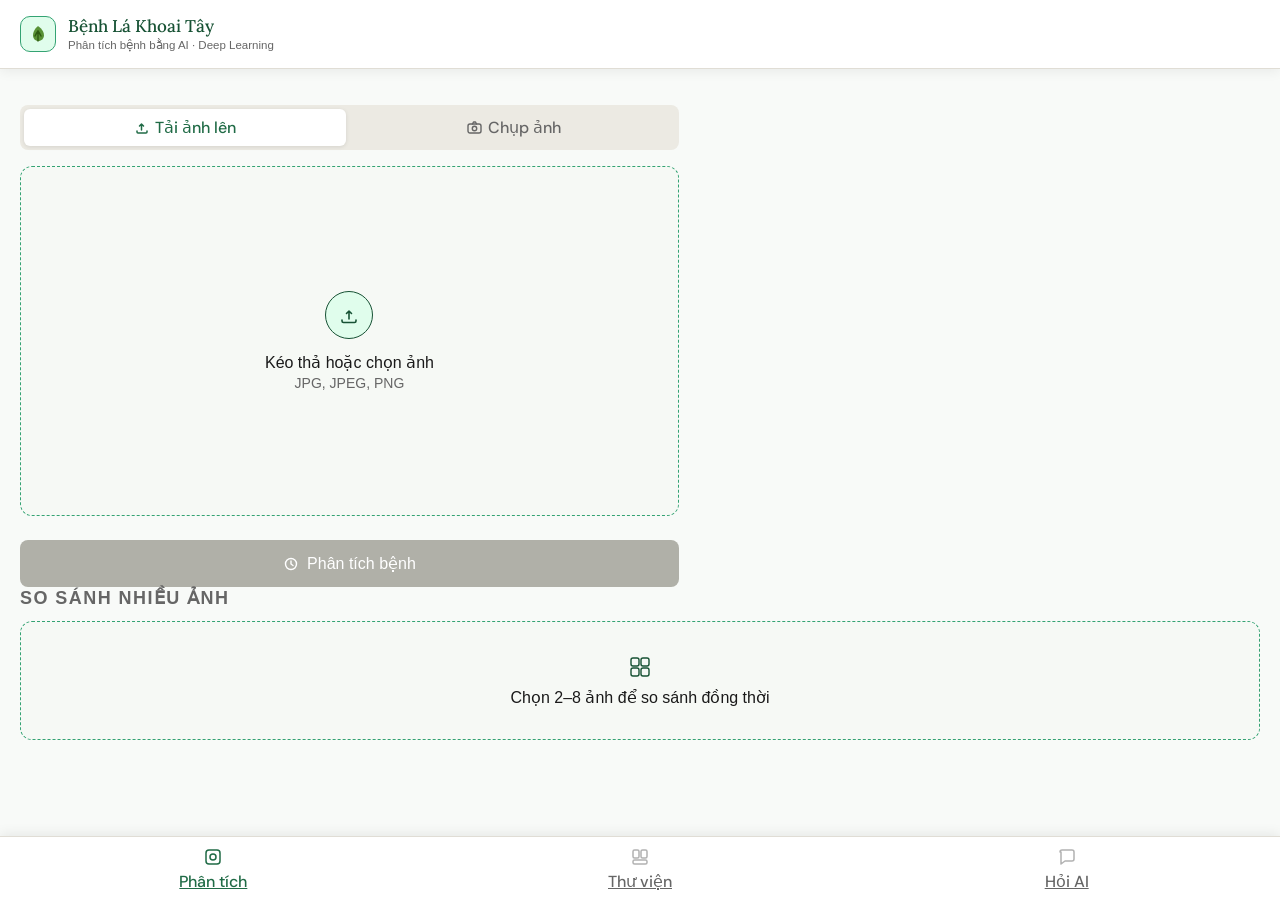
<file: frontend/page-analyze.html>
<!DOCTYPE html>
<html lang="vi">
<head>
  <meta charset="UTF-8">
  <meta name="viewport" content="width=device-width, initial-scale=1.0, maximum-scale=1.0">
  <title>Phân Loại Bệnh Lá Khoai Tây - Phân Tích</title>
  <link rel="preconnect" href="https://fonts.googleapis.com">
  <link href="https://fonts.googleapis.com/css2?family=Lora:ital,wght@0,400;0,500;1,400&family=DM+Sans:wght@400;500;600&display=swap" rel="stylesheet">
  <link rel="stylesheet" href="style.css">
</head>
<body>

<!-- ── Header ── -->
<div class="header">
  <div class="header-logo">
    <svg width="20" height="20" viewBox="0 0 20 20" fill="none">
      <path d="M10 2C10 2 5 5.8 5 11.2C5 14.5 7.2 17 10.3 17C13.4 17 16 14.5 16 11.2C16 5.8 10 2 10 2Z" fill="#4a8522" opacity="0.9"/>
      <path d="M10 17V7M10 7C10 7 8 10 7 12M10 7C10 7 12 10 13 12" stroke="#2e5a12" stroke-width="1.4" stroke-linecap="round"/>
    </svg>
  </div>
  <div>
    <h1>Bệnh Lá Khoai Tây</h1>
    <p>Phân tích bệnh bằng AI · Deep Learning</p>
  </div>
</div>

<!-- ══ PAGE: PHÂN TÍCH ══ -->
<div class="page active" id="page-analyze">
  
  <div class="analysis-container">
    
    <div class="analysis-left">
      <div class="input-switcher">
        <button class="switcher-btn active" id="sw-upload" onclick="switchInput('upload')">
          <svg width="15" height="15" viewBox="0 0 15 15" fill="none"><path d="M7.5 10V4M7.5 4L5.5 6M7.5 4L9.5 6" stroke="currentColor" stroke-width="1.5" stroke-linecap="round" stroke-linejoin="round"/><path d="M3 11v1a1 1 0 001 1h8a1 1 0 001-1v-1" stroke="currentColor" stroke-width="1.5" stroke-linecap="round"/></svg>
          Tải ảnh lên
        </button>
        <button class="switcher-btn" id="sw-camera" onclick="switchInput('camera')">
          <svg width="15" height="15" viewBox="0 0 15 15" fill="none"><rect x="1" y="4" width="13" height="9" rx="2" stroke="currentColor" stroke-width="1.4"/><circle cx="7.5" cy="8.5" r="2.2" stroke="currentColor" stroke-width="1.4"/><path d="M5.5 4L6.5 2h2l1 2" stroke="currentColor" stroke-width="1.4" stroke-linecap="round" stroke-linejoin="round"/></svg>
          Chụp ảnh
        </button>
      </div>

      <div id="upload-panel">
        <div class="upload-zone" id="drop-zone" onclick="document.getElementById('file-input').click()">
          <div id="upload-placeholder">
            <div class="upload-icon">
              <svg width="22" height="22" viewBox="0 0 22 22" fill="none">
                <path d="M11 15V7M11 7L8.5 9.5M11 7L13.5 9.5" stroke="var(--green-dark)" stroke-width="1.6" stroke-linecap="round" stroke-linejoin="round"/>
                <path d="M4 16v1a1.5 1.5 0 001.5 1.5h11A1.5 1.5 0 0018 17v-1" stroke="var(--green-dark)" stroke-width="1.6" stroke-linecap="round"/>
              </svg>
            </div>
            <div class="upload-label">Kéo thả hoặc chọn ảnh</div>
            <div class="upload-sub">JPG, JPEG, PNG</div>
          </div>
          <img id="preview-img" alt="preview"/>
          <div id="preview-name"></div>
        </div>
        <input type="file" id="file-input" accept=".jpg,.jpeg,.png">
      </div>

      <div class="camera-panel" id="camera-panel">
        <div id="camera-live" style="display:none;">
          <video id="camera-video" autoplay playsinline muted></video>
          <div class="camera-controls">
            <button class="btn-cam-capture" onclick="capturePhoto()">
              <svg width="18" height="18" viewBox="0 0 18 18" fill="none"><circle cx="9" cy="9" r="6" stroke="white" stroke-width="1.5"/><circle cx="9" cy="9" r="2.5" fill="white"/></svg>
              Chụp ảnh
            </button>
            <button class="btn-cam-switch" onclick="flipCamera()" id="btn-flip" title="Đổi camera">
              <svg width="16" height="16" viewBox="0 0 16 16" fill="none"><path d="M2 8a6 6 0 0010.5-3.9M14 8a6 6 0 01-10.5 3.9" stroke="currentColor" stroke-width="1.4" stroke-linecap="round"/><path d="M13 3.5L14 8l-4.5-.5" stroke="currentColor" stroke-width="1.4" stroke-linecap="round" stroke-linejoin="round"/><path d="M3 12.5L2 8l4.5.5" stroke="currentColor" stroke-width="1.4" stroke-linecap="round" stroke-linejoin="round"/></svg>
            </button>
          </div>
        </div>
        <canvas id="camera-canvas"></canvas>
        <div id="captured-preview" class="captured-preview" style="display:none;">
          <img id="captured-img" alt="captured"/>
          <button class="captured-retake" onclick="retakePhoto()">↩ Chụp lại</button>
        </div>
        <div id="camera-start-btn" style="text-align:center;padding:2rem 0;">
          <button class="btn-analyze" style="max-width:260px;" onclick="startCamera()">
            <svg width="17" height="17" viewBox="0 0 17 17" fill="none"><rect x="1.5" y="4" width="14" height="10" rx="2" stroke="white" stroke-width="1.4"/><circle cx="8.5" cy="9" r="2.5" stroke="white" stroke-width="1.4"/><path d="M5.5 4L6.5 2.5h4L11.5 4" stroke="white" stroke-width="1.4" stroke-linecap="round" stroke-linejoin="round"/></svg>
            Mở camera
          </button>
          <p style="font-size:12px;color:var(--text-2);margin-top:0.75rem;">Cho phép truy cập camera khi trình duyệt hỏi</p>
        </div>
      </div>

      <button class="btn-analyze" id="btn-analyze" disabled onclick="runAnalysis()">
        <div class="spinner" id="spinner"></div>
        <svg id="btn-icon" width="16" height="16" viewBox="0 0 16 16" fill="none">
          <circle cx="8" cy="8" r="5.5" stroke="white" stroke-width="1.4"/>
          <path d="M8 5v3l2 1.5" stroke="white" stroke-width="1.4" stroke-linecap="round"/>
        </svg>
        <span id="btn-text">Phân tích bệnh</span>
      </button>
    </div>

    <div class="analysis-right">
      <div class="error-box" id="error-box"></div>

      <div class="card result-card" id="result-card">
        <div class="result-header">
          <div class="result-dot" id="result-dot"></div>
          <div class="result-meta">
            <div class="result-sup">Kết quả phân tích</div>
            <div class="result-label" id="result-label">—</div>
          </div>
        </div>
        <div class="result-body">
          <div class="conf-row">
            <span class="conf-label">Độ tin cậy: <span class="conf-val" id="conf-val">—</span></span>
          </div>
          <div class="bar-track"><div class="bar-fill" id="bar-fill"></div></div>
          <div class="all-probs" id="all-probs"></div>
          <div class="result-desc" id="result-desc"></div>
        </div>
      </div>

      <div class="treatment-panel" id="treatment-panel" style="display:none;">
        <div class="treatment-header" onclick="toggleTreatment()">
          <div class="treatment-header-left">
            <svg width="15" height="15" viewBox="0 0 15 15" fill="none"><path d="M7.5 1.5v12M1.5 7.5h12" stroke="#2e5a12" stroke-width="1.5" stroke-linecap="round"/></svg>
            <span class="treatment-title">Hướng dẫn xử lý bệnh</span>
            <span class="severity-badge" id="sev-badge"></span>
          </div>
          <svg class="chevron" id="chevron" width="15" height="15" viewBox="0 0 15 15" fill="none">
            <path d="M3.5 5.5l4 4 4-4" stroke="currentColor" stroke-width="1.5" stroke-linecap="round" stroke-linejoin="round"/>
          </svg>
        </div>
        <div class="treatment-body" id="treatment-body"></div>
      </div>
    </div>

  </div>

  <div class="multi-compare-section">
    <div class="section-label">So sánh nhiều ảnh</div>
    <div class="multi-upload-zone" onclick="document.getElementById('multi-input').click()">
      <svg width="22" height="24" viewBox="0 0 22 24" fill="none" style="margin:0 auto 0.6rem;display:block;">
        <rect x="2" y="4" width="8" height="8" rx="2" stroke="var(--green-dark)" stroke-width="1.4"/>
        <rect x="12" y="4" width="8" height="8" rx="2" stroke="var(--green-dark)" stroke-width="1.4"/>
        <rect x="2" y="14" width="8" height="8" rx="2" stroke="var(--green-dark)" stroke-width="1.4"/>
        <rect x="12" y="14" width="8" height="8" rx="2" stroke="var(--green-dark)" stroke-width="1.4"/>
      </svg>
      <div class="upload-label">Chọn 2–8 ảnh để so sánh đồng thời</div>
    </div>
    <input type="file" id="multi-input" accept=".jpg,.jpeg,.png" multiple>
    <div class="multi-preview-grid" id="multi-preview-grid"></div>
    <button class="btn-analyze" id="btn-compare" style="display:none;" onclick="runCompare()">
      <div class="spinner" id="compare-spinner"></div>
      <svg id="compare-icon" width="16" height="16" viewBox="0 0 16 16" fill="none">
        <circle cx="8" cy="8" r="5.5" stroke="white" stroke-width="1.4"/>
        <path d="M8 5v3l2 1.5" stroke="white" stroke-width="1.4" stroke-linecap="round"/>
      </svg>
      <span id="compare-text">So sánh</span>
    </button>
    <div class="error-box" id="compare-error"></div>
    <div class="compare-grid" id="compare-grid"></div>
  </div>
</div>

<!-- ── Bottom Nav ── -->
<div class="bottom-nav">
  <a class="nav-btn active" id="nav-analyze" href="#">
    <svg width="20" height="20" viewBox="0 0 20 20" fill="none"><rect x="3" y="3" width="14" height="14" rx="3" stroke="currentColor" stroke-width="1.5"/><circle cx="10" cy="10" r="3" stroke="currentColor" stroke-width="1.5"/></svg>
    Phân tích
  </a>
  <a class="nav-btn" id="nav-library" href="page-library.html">
    <svg width="20" height="20" viewBox="0 0 20 20" fill="none"><rect x="3" y="3" width="6" height="8" rx="1.5" stroke="currentColor" stroke-width="1.5"/><rect x="11" y="3" width="6" height="8" rx="1.5" stroke="currentColor" stroke-width="1.5"/><rect x="3" y="13" width="14" height="4" rx="1.5" stroke="currentColor" stroke-width="1.5"/></svg>
    Thư viện
  </a>
  <a class="nav-btn" id="nav-chat" href="page-chat.html">
    <svg width="20" height="20" viewBox="0 0 20 20" fill="none"><path d="M3 5a2 2 0 012-2h10a2 2 0 012 2v7a2 2 0 01-2 2H8l-4 3V5z" stroke="currentColor" stroke-width="1.5" stroke-linejoin="round"/></svg>
    Hỏi AI
  </a>
</div>
<script src="script.js"></script>
</body>
</html>
</file>
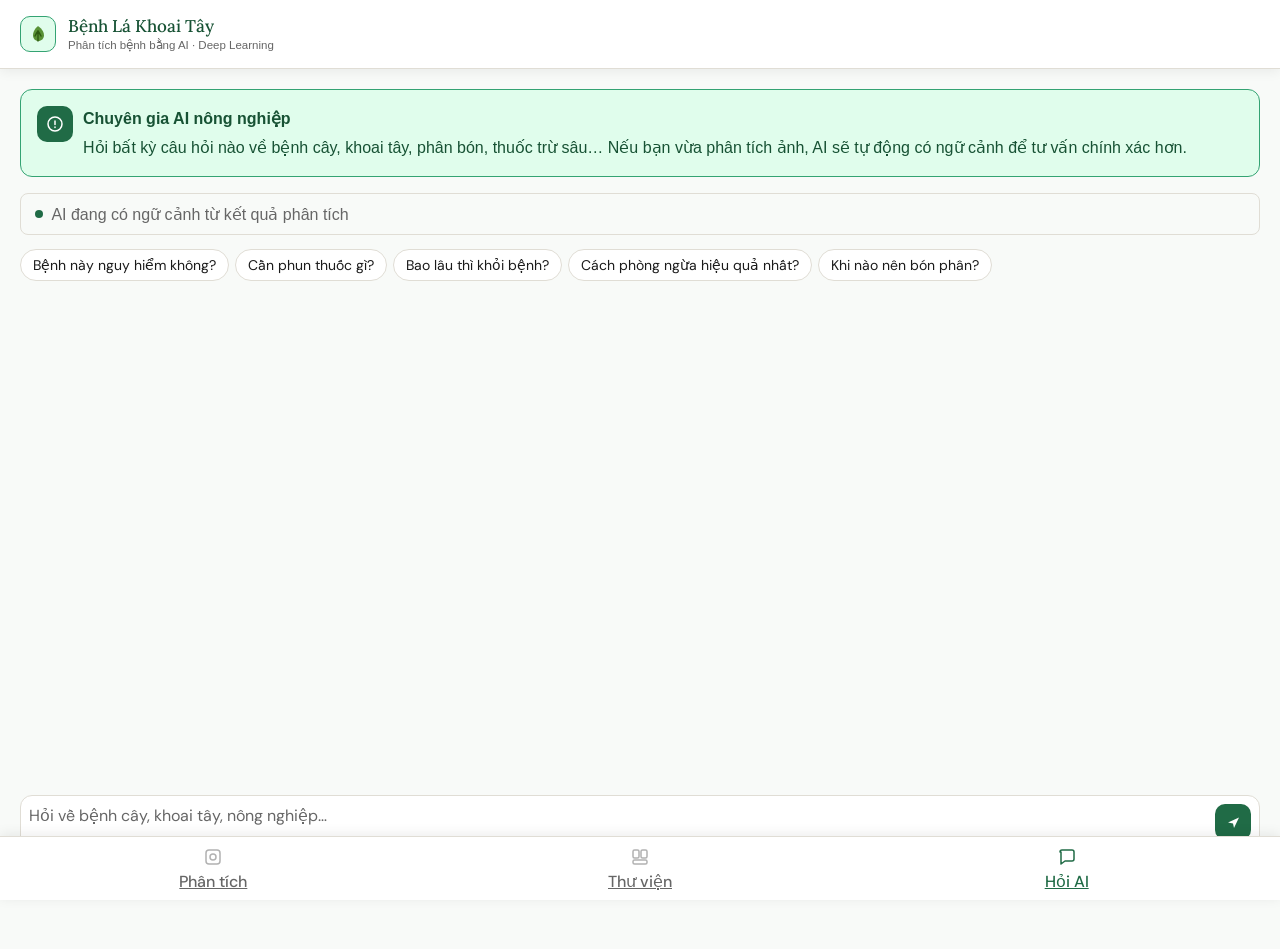
<file: frontend/page-chat.html>
<!DOCTYPE html>
<html lang="vi">
<head>
  <meta charset="UTF-8">
  <meta name="viewport" content="width=device-width, initial-scale=1.0, maximum-scale=1.0">
  <title>Phân Loại Bệnh Lá Khoai Tây - AI Chat</title>
  <link rel="preconnect" href="https://fonts.googleapis.com">
  <link href="https://fonts.googleapis.com/css2?family=Lora:ital,wght@0,400;0,500;1,400&family=DM+Sans:wght@400;500;600&display=swap" rel="stylesheet">
  <link rel="stylesheet" href="style.css">
</head>
<body>

<!-- ── Header ── -->
<div class="header">
  <div class="header-logo">
    <svg width="20" height="20" viewBox="0 0 20 20" fill="none">
      <path d="M10 2C10 2 5 5.8 5 11.2C5 14.5 7.2 17 10.3 17C13.4 17 16 14.5 16 11.2C16 5.8 10 2 10 2Z" fill="#4a8522" opacity="0.9"/>
      <path d="M10 17V7M10 7C10 7 8 10 7 12M10 7C10 7 12 10 13 12" stroke="#2e5a12" stroke-width="1.4" stroke-linecap="round"/>
    </svg>
  </div>
  <div>
    <h1>Bệnh Lá Khoai Tây</h1>
    <p>Phân tích bệnh bằng AI · Deep Learning</p>
  </div>
</div>

<!-- ══ PAGE: AI CHAT ══ -->
<div class="page active" id="page-chat">
  <div class="chat-wrap">

    <div class="chat-intro">
      <div class="chat-intro-icon">
        <svg width="18" height="18" viewBox="0 0 18 18" fill="none"><circle cx="9" cy="9" r="7" stroke="white" stroke-width="1.5"/><path d="M9 6v3.5M9 12v.5" stroke="white" stroke-width="1.5" stroke-linecap="round"/></svg>
      </div>
      <div class="chat-intro-text">
        <b>Chuyên gia AI nông nghiệp</b>
        Hỏi bất kỳ câu hỏi nào về bệnh cây, khoai tây, phân bón, thuốc trừ sâu… Nếu bạn vừa phân tích ảnh, AI sẽ tự động có ngữ cảnh để tư vấn chính xác hơn.
      </div>
    </div>

    <div class="context-banner" id="context-banner">
      <div class="context-dot"></div>
      <span id="context-text">AI đang có ngữ cảnh từ kết quả phân tích</span>
    </div>

    <div class="quick-questions" id="quick-questions">
      <button class="quick-q" onclick="sendQuick(this)">Bệnh này nguy hiểm không?</button>
      <button class="quick-q" onclick="sendQuick(this)">Cần phun thuốc gì?</button>
      <button class="quick-q" onclick="sendQuick(this)">Bao lâu thì khỏi bệnh?</button>
      <button class="quick-q" onclick="sendQuick(this)">Cách phòng ngừa hiệu quả nhất?</button>
      <button class="quick-q" onclick="sendQuick(this)">Khi nào nên bón phân?</button>
    </div>

    <div class="chat-messages" id="chat-messages"></div>

    <div>
      <div class="chat-input-row">
        <textarea id="chat-input" placeholder="Hỏi về bệnh cây, khoai tây, nông nghiệp…" rows="1"
          onkeydown="if(event.key==='Enter'&&!event.shiftKey){event.preventDefault();sendChat();}"
          oninput="this.style.height='auto';this.style.height=this.scrollHeight+'px'"></textarea>
        <button class="btn-send" id="btn-send" onclick="sendChat()">
          <svg width="15" height="15" viewBox="0 0 15 15" fill="none"><path d="M2 7.5L13 2.5L8 13L7 8.5L2 7.5Z" fill="white"/></svg>
        </button>
      </div>
    </div>
  </div>
</div>

<!-- ── Bottom Nav ── -->
<div class="bottom-nav">
  <a class="nav-btn" id="nav-analyze" href="page-analyze.html">
    <svg width="20" height="20" viewBox="0 0 20 20" fill="none"><rect x="3" y="3" width="14" height="14" rx="3" stroke="currentColor" stroke-width="1.5"/><circle cx="10" cy="10" r="3" stroke="currentColor" stroke-width="1.5"/></svg>
    Phân tích
  </a>
  <a class="nav-btn" id="nav-library" href="page-library.html">
    <svg width="20" height="20" viewBox="0 0 20 20" fill="none"><rect x="3" y="3" width="6" height="8" rx="1.5" stroke="currentColor" stroke-width="1.5"/><rect x="11" y="3" width="6" height="8" rx="1.5" stroke="currentColor" stroke-width="1.5"/><rect x="3" y="13" width="14" height="4" rx="1.5" stroke="currentColor" stroke-width="1.5"/></svg>
    Thư viện
  </a>
  <a class="nav-btn active" id="nav-chat" href="#">
    <svg width="20" height="20" viewBox="0 0 20 20" fill="none"><path d="M3 5a2 2 0 012-2h10a2 2 0 012 2v7a2 2 0 01-2 2H8l-4 3V5z" stroke="currentColor" stroke-width="1.5" stroke-linejoin="round"/></svg>
    Hỏi AI
  </a>
</div>
<script src="script.js"></script>
</body>
</html>
</file>
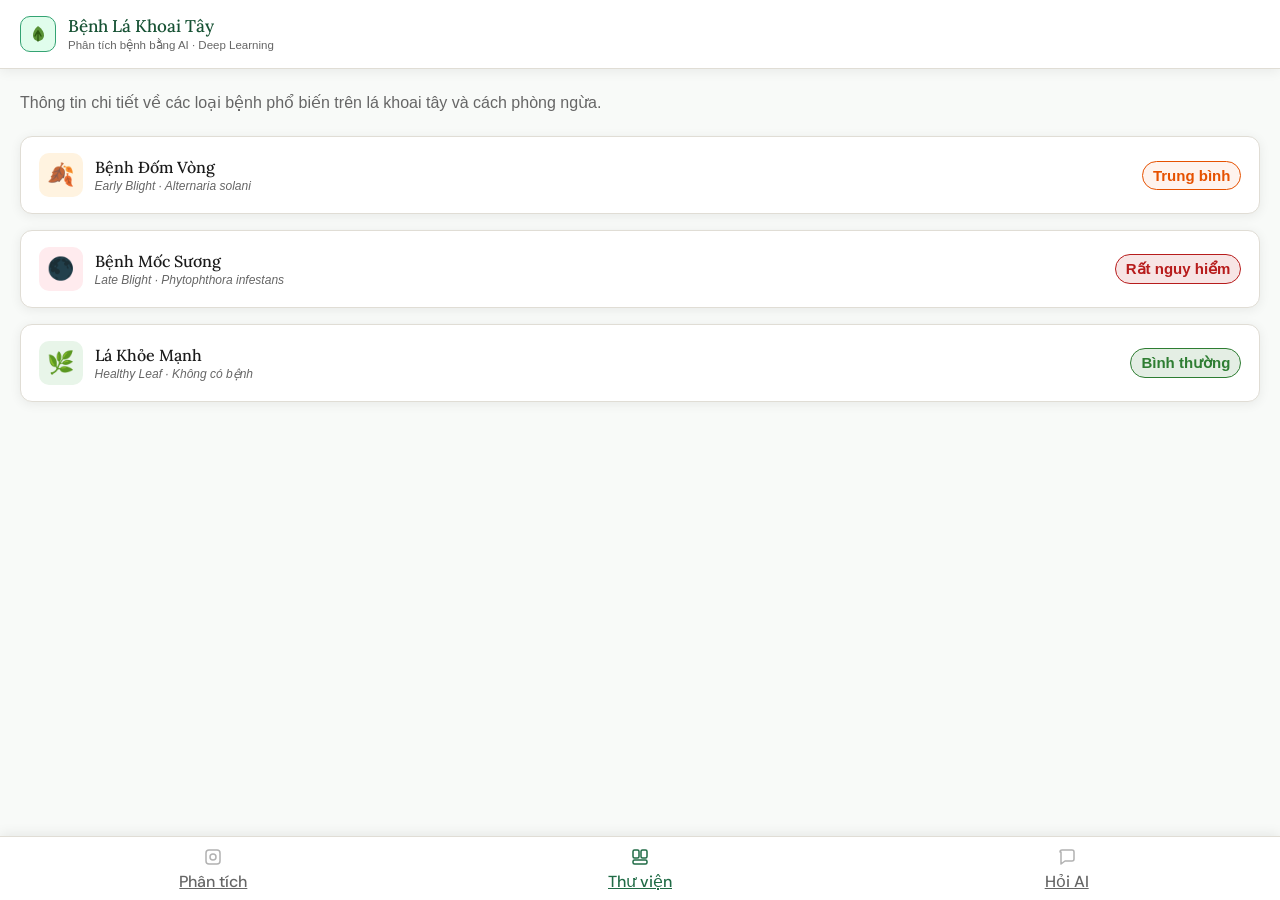
<file: frontend/page-library.html>
<!DOCTYPE html>
<html lang="vi">
<head>
  <meta charset="UTF-8">
  <meta name="viewport" content="width=device-width, initial-scale=1.0, maximum-scale=1.0">
  <title>Phân Loại Bệnh Lá Khoai Tây - Thư Viện</title>
  <link rel="preconnect" href="https://fonts.googleapis.com">
  <link href="https://fonts.googleapis.com/css2?family=Lora:ital,wght@0,400;0,500;1,400&family=DM+Sans:wght@400;500;600&display=swap" rel="stylesheet">
  <link rel="stylesheet" href="style.css">
</head>
<body>

<!-- ── Header ── -->
<div class="header">
  <div class="header-logo">
    <svg width="20" height="20" viewBox="0 0 20 20" fill="none">
      <path d="M10 2C10 2 5 5.8 5 11.2C5 14.5 7.2 17 10.3 17C13.4 17 16 14.5 16 11.2C16 5.8 10 2 10 2Z" fill="#4a8522" opacity="0.9"/>
      <path d="M10 17V7M10 7C10 7 8 10 7 12M10 7C10 7 12 10 13 12" stroke="#2e5a12" stroke-width="1.4" stroke-linecap="round"/>
    </svg>
  </div>
  <div>
    <h1>Bệnh Lá Khoai Tây</h1>
    <p>Phân tích bệnh bằng AI · Deep Learning</p>
  </div>
</div>

<!-- ══ PAGE: THƯ VIỆN ══ -->
<div class="page active" id="page-library">
  <p class="library-intro">Thông tin chi tiết về các loại bệnh phổ biến trên lá khoai tây và cách phòng ngừa.</p>

  <!-- Early Blight -->
  <div class="disease-card">
    <div class="disease-card-header" onclick="toggleDisease('eb')">
      <div class="disease-icon" style="background:#fff3e0;">🍂</div>
      <div class="disease-card-meta">
        <div class="disease-name">Bệnh Đốm Vòng</div>
        <div class="disease-latin">Early Blight · Alternaria solani</div>
      </div>
      <span class="disease-severity" style="background-color:#e6510011;color:#e65100;border-color:#e65100;">Trung bình</span>
    </div>
    <div class="disease-body" id="disease-eb">
      <div class="disease-section">
        <div class="disease-section-title">📋 Tổng quan</div>
        <p>Bệnh đốm vòng do nấm <i>Alternaria solani</i> gây ra, xuất hiện phổ biến ở các vùng trồng khoai tây có khí hậu ấm, ẩm. Bệnh thường bắt đầu từ lá già bên dưới và lan dần lên trên.</p>
      </div>
      <div class="disease-section">
        <div class="disease-section-title">🔍 Triệu chứng nhận biết</div>
        <div class="symptom-chips">
          <span class="chip">Đốm tròn nâu đen</span>
          <span class="chip">Vòng đồng tâm</span>
          <span class="chip">Viền vàng xung quanh</span>
          <span class="chip">Lá già bị trước</span>
          <span class="chip">Đốm khô, giòn</span>
        </div>
      </div>
      <div class="disease-section">
        <div class="disease-section-title"><span style="color: var(--orange);">🌤</span> Điều kiện phát sinh</div>
        <div class="condition-grid">
          <div class="condition-item"><div class="condition-icon">🌡️</div><div class="condition-label">Nhiệt độ</div><div class="condition-value">24–29°C</div></div>
          <div class="condition-item"><div class="condition-icon">💧</div><div class="condition-label">Độ ẩm</div><div class="condition-value">> 80%</div></div>
          <div class="condition-item"><div class="condition-icon">🌧️</div><div class="condition-label">Thời điểm</div><div class="condition-value">Mùa mưa</div></div>
          <div class="condition-item"><div class="condition-icon">⚠️</div><div class="condition-label">Lây lan</div><div class="condition-value">Trung bình</div></div>
        </div>
      </div>
      <div class="disease-section">
        <div class="disease-section-title">💊 Thuốc điều trị hiệu quả</div>
        <ul class="t-list">
          <li>Mancozeb 80WP – phun 0.25%, định kỳ 7–10 ngày</li>
          <li>Chlorothalonil – phòng ngừa và điều trị tốt</li>
          <li>Iprodione – dùng khi bệnh mới xuất hiện</li>
        </ul>
      </div>
      <div class="disease-section">
        <div class="disease-section-title">📉 Thiệt hại có thể gây ra</div>
        <p>Nếu không kiểm soát, bệnh có thể làm giảm 20–30% năng suất. Lá bị rụng sớm làm ảnh hưởng đến quá trình quang hợp và phát triển củ.</p>
      </div>
    </div>
  </div>

  <!-- Late Blight -->
  <div class="disease-card">
    <div class="disease-card-header" onclick="toggleDisease('lb')">
      <div class="disease-icon" style="background:#ffebee;">🌑</div>
      <div class="disease-card-meta">
        <div class="disease-name">Bệnh Mốc Sương</div>
        <div class="disease-latin">Late Blight · Phytophthora infestans</div>
      </div>
      <span class="disease-severity" style="background-color: #b71c1c1d;color:#b71c1c;border-color:#b71c1c;">Rất nguy hiểm</span>
    </div>
    <div class="disease-body" id="disease-lb">
      <div class="disease-section">
        <div class="disease-section-title">📋 Tổng quan</div>
        <p>Bệnh mốc sương do <i>Phytophthora infestans</i> gây ra — tác nhân gây ra nạn đói lớn ở Ireland năm 1845. Đây là bệnh nguy hiểm nhất trên khoai tây, có thể phá hủy toàn bộ vụ mùa trong vài ngày nếu không xử lý kịp thời.</p>
      </div>
      <div class="disease-section">
        <div class="disease-section-title">🔍 Triệu chứng nhận biết</div>
        <div class="symptom-chips">
          <span class="chip">Vết bệnh to, màu nâu đen</span>
          <span class="chip">Tơ trắng mặt dưới lá</span>
          <span class="chip">Lan rất nhanh</span>
          <span class="chip">Cả lá, thân, củ</span>
          <span class="chip">Mùi hôi đặc trưng</span>
        </div>
      </div>
      <div class="disease-section">
        <div class="disease-section-title"><span style="color: var(--orange);">🌤</span> Điều kiện phát sinh</div>
        <div class="condition-grid">
          <div class="condition-item"><div class="condition-icon">🌡️</div><div class="condition-label">Nhiệt độ</div><div class="condition-value">10–24°C</div></div>
          <div class="condition-item"><div class="condition-icon">💧</div><div class="condition-label">Độ ẩm</div><div class="condition-value">> 90%</div></div>
          <div class="condition-item"><div class="condition-icon">🌧️</div><div class="condition-label">Thời điểm</div><div class="condition-value">Mưa nhiều, sương</div></div>
          <div class="condition-item"><div class="condition-icon">⚠️</div><div class="condition-label">Lây lan</div><div class="condition-value">Rất nhanh</div></div>
        </div>
      </div>
      <div class="disease-section">
        <div class="disease-section-title">💊 Thuốc điều trị hiệu quả</div>
        <ul class="t-list">
          <li>Metalaxyl + Mancozeb (Ridomil Gold) – hiệu quả cao nhất</li>
          <li>Dimethomorph (Acrobat) – phun luân phiên tránh kháng thuốc</li>
          <li>Cymoxanil + Famoxadone (Tanos) – khi bệnh lây lan nhanh</li>
          <li>Đồng hydroxide – phun phòng trước mùa mưa</li>
        </ul>
      </div>
      <div class="disease-section">
        <div class="disease-section-title">⚡ Hành động khẩn cấp</div>
        <div class="timing-box">⚠️ Phát hiện bệnh phải phun thuốc trong vòng <b>24–48 giờ</b>. Cắt bỏ và tiêu hủy các bộ phận bị bệnh. Không để nước đọng trên ruộng.</div>
      </div>
      <div class="disease-section">
        <div class="disease-section-title">📉 Thiệt hại có thể gây ra</div>
        <p>Có thể gây mất trắng hoàn toàn 100% năng suất trong điều kiện thời tiết thuận lợi cho bệnh. Bệnh lây sang cả củ dưới đất, khiến củ thối không bán được.</p>
      </div>
    </div>
  </div>

  <!-- Healthy -->
  <div class="disease-card">
    <div class="disease-card-header" onclick="toggleDisease('hl')">
      <div class="disease-icon" style="background:#e8f5e9;">🌿</div>
      <div class="disease-card-meta">
        <div class="disease-name">Lá Khỏe Mạnh</div>
        <div class="disease-latin">Healthy Leaf · Không có bệnh</div>
      </div>
      <span class="disease-severity" style="background-color:#2e7d3221;color:#2e7d32;border-color:#2e7d32;">Bình thường</span>
    </div>
    <div class="disease-body" id="disease-hl">
      <div class="disease-section">
        <div class="disease-section-title">📋 Đặc điểm lá khỏe</div>
        <div class="symptom-chips">
          <span class="chip">Màu xanh đậm đều</span>
          <span class="chip">Bề mặt bóng nhẹ</span>
          <span class="chip">Không đốm, không vết</span>
          <span class="chip">Lá căng, không héo</span>
          <span class="chip">Phát triển bình thường</span>
        </div>
      </div>
      <div class="disease-section">
        <div class="disease-section-title">✅ Chế độ chăm sóc duy trì</div>
        <ul class="healthy-tips">
          <li>Bón phân NPK cân đối: 12-8-12 hoặc theo khuyến cáo từng giai đoạn</li>
          <li>Tưới nước đều, 2–3 lần/tuần tùy mùa, tránh để đất quá khô hoặc ngập úng</li>
          <li>Kiểm tra lá thường xuyên, đặc biệt mặt dưới lá</li>
          <li>Phun phòng thuốc bảo vệ thực vật định kỳ đầu mùa mưa</li>
          <li>Làm cỏ quanh gốc, tránh tạo môi trường ẩm ướt cho nấm</li>
          <li>Bổ sung canxi, magiê giúp lá cứng, kháng bệnh tốt hơn</li>
        </ul>
      </div>
      <div class="disease-section">
        <div class="disease-section-title">🔬 Phòng ngừa bệnh chủ động</div>
        <p>Dù lá đang khỏe, hãy luôn theo dõi dự báo thời tiết. Khi có đợt mưa dài hoặc độ ẩm cao kéo dài, phun phòng ngừa sớm hiệu quả hơn điều trị sau khi bệnh xuất hiện.</p>
      </div>
    </div>
  </div>
</div>

<!-- ── Bottom Nav ── -->
<div class="bottom-nav">
  <a class="nav-btn" id="nav-analyze" href="page-analyze.html">
    <svg width="20" height="20" viewBox="0 0 20 20" fill="none"><rect x="3" y="3" width="14" height="14" rx="3" stroke="currentColor" stroke-width="1.5"/><circle cx="10" cy="10" r="3" stroke="currentColor" stroke-width="1.5"/></svg>
    Phân tích
  </a>
  <a class="nav-btn active" id="nav-library" href="#">
    <svg width="20" height="20" viewBox="0 0 20 20" fill="none"><rect x="3" y="3" width="6" height="8" rx="1.5" stroke="currentColor" stroke-width="1.5"/><rect x="11" y="3" width="6" height="8" rx="1.5" stroke="currentColor" stroke-width="1.5"/><rect x="3" y="13" width="14" height="4" rx="1.5" stroke="currentColor" stroke-width="1.5"/></svg>
    Thư viện
  </a>
  <a class="nav-btn" id="nav-chat" href="page-chat.html">
    <svg width="20" height="20" viewBox="0 0 20 20" fill="none"><path d="M3 5a2 2 0 012-2h10a2 2 0 012 2v7a2 2 0 01-2 2H8l-4 3V5z" stroke="currentColor" stroke-width="1.5" stroke-linejoin="round"/></svg>
    Hỏi AI
  </a>
</div>
<script src="script.js"></script>
</body>
</html>
</file>
<file: frontend/style.css>
*, *::before, *::after {
    box-sizing: border-box;
    margin: 0;
    padding: 0;
}

:root {

    --green: #206b46;
    --green-dark: #175234;
    --green-light: #e0fdec;
    --green-mid: #34A373;
    --orange: #e65100;
    --red: #b71c1c;
    --text: #1a1a1a;
    --text-2: #666;
    --bg: #f8faf8;
    --bg-container: #f2f4f2;
    --surface: #ffffff;
    --border: #e0ddd5;
    --border-light: #eceae3;
    --radius: 12px;
    --radius-sm: 8px;
    --shadow: 0 2px 12px rgba(0, 0, 0, 0.07);
}

@media (prefers-color-scheme: dark) {
    :root {
        --text: #f0ede8;
        --text-2: #888;
        --bg: #181815;
        --surface: #232320;
        --border: #32322e;
        --border-light: #2a2a26;
        --green-light: #1b2a0f;
        --green-mid: #3a5a18;
    }
}

body {
    font-family: 'Lato', sans-serif;
    background: var(--bg);
    color: var(--text);
    min-height: 100vh;
    padding-bottom: 80px;
}

/* ── Header ── */
.header {
    background: var(--surface);
    border-bottom: 0.5px solid var(--border);
    padding: 1rem 1.25rem;
    display: flex;
    align-items: center;
    gap: 12px;
    position: sticky;
    top: 0;
    z-index: 100;
    box-shadow: var(--shadow);
}

.header-logo {
    width: 36px;
    height: 36px;
    background: var(--green-light);
    border-radius: 10px;
    display: flex;
    align-items: center;
    justify-content: center;
    border: 1px solid var(--green-mid);
    flex-shrink: 0;
}

.header h1 {
    font-family: 'Lora', serif;
    font-size: 17px;
    font-weight: 500;
    color: var(--green-dark);
    line-height: 1.2;
}

.header p {
    font-size: 11.5px;
    color: var(--text-2);
    margin-top: 1px;
}

/* ── Bottom Nav ── */
.bottom-nav {
    position: fixed;
    bottom: 0;
    left: 0;
    right: 0;
    background: var(--surface);
    border-top: 0.5px solid var(--border);
    display: flex;
    z-index: 100;
    box-shadow: 0 -2px 12px rgba(0, 0, 0, 0.08);
}

.nav-btn {
    flex: 1;
    padding: 10px 4px 8px;
    border: none;
    background: transparent;
    font-family: 'DM Sans', sans-serif;
    font-size: 16px;
    font-weight: 500;
    color: var(--text-2);
    cursor: pointer;
    display: flex;
    flex-direction: column;
    align-items: center;
    gap: 4px;
    transition: color 0.2s;
}

.nav-btn svg {
    opacity: 0.5;
    transition: opacity 0.2s;
}

.nav-btn.active {
    color: var(--green);
}

.nav-btn.active svg {
    opacity: 1;
}

/* ── Page Panels ── */
.page {
    display: none;
    padding: 1.25rem;
    animation: fadeUp 0.25s ease;
}

.page.active {
    display: block;
}

@keyframes fadeUp {
    from {
        opacity: 0;
        transform: translateY(10px);
    }

    to {
        opacity: 1;
        transform: translateY(0);
    }
}

/* ── Section Label ── */
.section-label {
    font-size: 18px;
    font-weight: 600;
    text-transform: uppercase;
    letter-spacing: 0.08em;
    color: var(--text-2);
    margin-bottom: 0.75rem;
}

/* ── Card ── */
.card {
    background: var(--surface);
    border: 0.5px solid var(--border);
    border-radius: var(--radius);
    overflow: hidden;
    box-shadow: var(--shadow);
}

/* ══════════════════════════════════════════
       PAGE 1 – PHÂN TÍCH
    ══════════════════════════════════════════ */

/* Upload / Camera Switcher */
.input-switcher {
    display: flex;
    gap: 6px;
    background: var(--border-light);
    border-radius: var(--radius-sm);
    padding: 4px;
    margin-bottom: 1rem;
}

.switcher-btn {
    flex: 1;
    padding: 8px;
    border: none;
    border-radius: 6px;
    background: transparent;
    font-family: 'DM Sans', sans-serif;
    font-size: 16px;
    font-weight: 500;
    color: var(--text-2);
    cursor: pointer;
    display: flex;
    align-items: center;
    justify-content: center;
    gap: 6px;
    transition: all 0.2s;
}

.switcher-btn.active {
    background: var(--surface);
    color: var(--green);
    box-shadow: 0 1px 4px rgba(0, 0, 0, 0.1);
}

/* Upload Zone */
.upload-zone {
    border: 1.5px dashed var(--green-mid);
    border-radius: var(--radius);
    padding: 2.25rem 1.25rem;
    text-align: center;
    cursor: pointer;
    background: rgba(234, 243, 222, 0.1);
    transition: all 0.2s;
}

.upload-zone:hover,
.upload-zone.drag {
    border-color: var(--green);
    background: rgba(234, 243, 222, 0.3);
}

.upload-zone.has-image {
    border-style: solid;
    border-color: var(--green-mid);
    padding: 0.75rem;
}

.upload-icon {
    width: 48px;
    height: 48px;
    background: var(--green-light);
    border-radius: 50%;
    border: 1px solid var(--green-dark);
    display: flex;
    align-items: center;
    justify-content: center;
    margin: 0 auto 0.9rem;
}

.upload-label {
    font-size: 16px;
    font-weight: 500;
}

.upload-sub {
    font-size: 14px;
    color: var(--text-2);
    margin-top: 3px;
}

#preview-img {
    max-width: 100%;
    max-height: 260px;
    border-radius: var(--radius-sm);
    display: none;
    margin: 0 auto;
    object-fit: contain;
}

#preview-name {
    font-size: 11.5px;
    color: var(--text-2);
    margin-top: 8px;
    display: none;
}

input[type="file"] {
    display: none;
}

/* Camera Panel */
.camera-panel {
    display: none;
}

.camera-panel.active {
    display: block;
}

#camera-video {
    width: 100%;
    border-radius: var(--radius);
    background: #000;
    display: block;
    max-height: 300px;
    object-fit: cover;
}

.camera-controls {
    display: flex;
    gap: 10px;
    margin-top: 0.75rem;
}

.btn-cam-capture {
    flex: 1;
    padding: 13px;
    background: var(--green);
    color: white;
    border: none;
    border-radius: var(--radius-sm);
    font-family: 'DM Sans', sans-serif;
    font-size: 14px;
    font-weight: 500;
    cursor: pointer;
    display: flex;
    align-items: center;
    justify-content: center;
    gap: 8px;
    transition: background 0.2s;
}

.btn-cam-capture:hover {
    background: var(--green-dark);
}

.btn-cam-switch {
    padding: 13px 16px;
    background: var(--border-light);
    color: var(--text);
    border: 0.5px solid var(--border);
    border-radius: var(--radius-sm);
    font-family: 'DM Sans', sans-serif;
    font-size: 13px;
    cursor: pointer;
    transition: background 0.2s;
}

.btn-cam-switch:hover {
    background: var(--border);
}

#camera-canvas {
    display: none;
}

/* Captured preview */
.captured-preview {
    position: relative;
    margin-top: 0.75rem;
}

.captured-preview img {
    width: 100%;
    border-radius: var(--radius-sm);
    display: block;
    max-height: 260px;
    object-fit: cover;
}

.captured-retake {
    position: absolute;
    top: 8px;
    right: 8px;
    background: rgba(0, 0, 0, 0.55);
    color: white;
    border: none;
    border-radius: 6px;
    padding: 5px 10px;
    font-size: 12px;
    cursor: pointer;
    font-family: 'DM Sans', sans-serif;
}

/* Analyze Button */
.btn-analyze {
    margin: 0 auto;
    width: 100%;
    margin-top: 1rem;
    background: var(--green);
    color: white;
    border: none;
    border-radius: var(--radius-sm);
    padding: 14px;
    font-family: 'Lato', sans-serif;
    font-size: 16px;
    font-weight: 500;
    cursor: pointer;
    transition: background 0.2s, transform 0.1s;
    display: flex;
    align-items: center;
    justify-content: center;
    gap: 8px;
}

.btn-analyze:hover:not(:disabled) {
    background: var(--green-dark);
}

.btn-analyze:active:not(:disabled) {
    transform: scale(0.99);
}

.btn-analyze:disabled {
    background: #b0b0a8;
    cursor: not-allowed;
}

.spinner {
    width: 17px;
    height: 17px;
    border: 2px solid rgba(255, 255, 255, 0.3);
    border-top-color: white;
    border-radius: 50%;
    animation: spin 0.7s linear infinite;
    display: none;
}

@keyframes spin {
    to {
        transform: rotate(360deg);
    }
}

/* Error */
.error-box {
    background: #ffebee;
    color: #c62828;
    padding: 0.9rem 1rem;
    border-radius: var(--radius-sm);
    margin-top: 0.9rem;
    display: none;
    border-left: 3px solid #c62828;
    font-size: 13.5px;
}

/* Result Card */
.result-card {
    margin-top: 1.25rem;
    display: none;
    animation: fadeUp 0.3s ease;
}

.result-header {
    padding: 1rem 1.25rem;
    display: flex;
    align-items: center;
    gap: 12px;
    border-bottom: 0.5px solid var(--border-light);
}

.result-dot {
    width: 13px;
    height: 13px;
    border-radius: 50%;
    flex-shrink: 0;
}

.result-meta {
    flex: 1;
}

.result-sup {
    font-size: 18px;
    color: var(--text-2);
    text-transform: uppercase;
    letter-spacing: 0.06em;
}

.result-label {
    font-family: 'Lora', serif;
    font-size: 16px;
    font-weight: 500;
    margin-top: 2px;
}

.result-body {
    padding: 1.1rem 1.25rem;
}

.conf-row {
    display: flex;
    justify-content: center;
    align-items: center;
    margin-bottom: 8px;
}

.conf-label {
    font-size: 18px;
    font-weight: bold;
    color: var(--text);
}

.conf-val {
    font-size: 18px;
    font-weight: 600;
}

.bar-track {
    height: 5px;
    background: var(--border-light);
    border-radius: 3px;
    overflow: hidden;
}

.bar-fill {
    height: 100%;
    border-radius: 3px;
    width: 0%;
    transition: width 0.9s cubic-bezier(0.25, 0.46, 0.45, 0.94);
}

.all-probs {
    margin-top: 1rem;
}

.prob-row {
    display: flex;
    align-items: center;
    gap: 8px;
    margin-bottom: 6px;
}

.prob-name {
    font-size: 13px;
    color: var(--text-2);
    width: 120px;
    flex-shrink: 0;
}

.prob-track {
    flex: 1;
    height: 4px;
    background: var(--border-light);
    border-radius: 2px;
    overflow: hidden;
}

.prob-fill {
    height: 100%;
    border-radius: 2px;
    width: 0%;
    transition: width 0.9s ease;
}

.prob-val {
    font-size: 13px;
    color: var(--text-2);
    width: 55px;
    text-align: right;
    flex-shrink: 0;
}

.result-desc {
    margin-top: 1rem;
    font-size: 13.5px;
    color: var(--text-2);
    line-height: 1.75;
    background: var(--bg);
    border-radius: var(--radius-sm);
    padding: 0.9rem 1rem;
    border-left: 3px solid transparent;
}

/* Treatment accordion */
.treatment-panel {
    margin-top: 1rem;
}

.treatment-header {
    padding: 0.85rem 1.1rem;
    display: flex;
    align-items: center;
    justify-content: space-between;
    background: var(--green-light);
    cursor: pointer;
    border-radius: var(--radius-sm);
    border: 0.5px solid var(--green-mid);
}

.treatment-header-left {
    display: flex;
    align-items: center;
    gap: 8px;
}

.treatment-title {
    font-size: 16px;
    font-weight: 500;
    color: var(--green-dark);
}

.severity-badge {
    font-size: 14px;
    font-weight: 600;
    padding: 5px 10px;
    border-radius: 20px;
    border: 1px solid;
}

.chevron {
    transition: transform 0.25s;
    color: var(--green);
}

.chevron.open {
    transform: rotate(180deg);
}

.treatment-body {
    display: none;
    padding: 1.1rem;
    background: var(--surface);
    border: 0.5px solid var(--border);
    border-top: none;
    border-radius: 0 0 var(--radius-sm) var(--radius-sm);
}

.treatment-body.open {
    display: block;
    animation: fadeUp 0.2s ease;
}

.t-section {
    margin-bottom: 1.1rem;
}

.t-section:last-child {
    margin-bottom: 0;
}

.t-section-title {
    font-size: 16px;
    font-weight: 600;
    text-transform: uppercase;
    letter-spacing: 0.07em;
    color: var(--green);
    margin-bottom: 0.5rem;
}

.t-list {
    list-style: none;
}

.t-list li {
    font-size: 16px;
    line-height: 1.6;
    padding: 5px 0;
    border-bottom: 0.5px solid var(--border-light);
    display: flex;
    gap: 7px;
}

.t-list li:last-child {
    border-bottom: none;
}

.t-list li::before {
    content: '•';
    color: var(--green);
    flex-shrink: 0;
}

.timing-box {
    background: var(--bg);
    border-radius: var(--radius-sm);
    padding: 0.75rem 0.9rem;
    font-size: 16px;
    line-height: 1.6;
    border-left: 3px solid var(--green);
}

/* Multi compare */
.multi-upload-zone {
    border: 1.5px dashed var(--green-mid);
    border-radius: var(--radius);
    padding: 2rem 1.25rem;
    text-align: center;
    cursor: pointer;
    background: rgba(234, 243, 222, 0.1);
    transition: all 0.2s;
    margin-bottom: 0.75rem;
}

.multi-upload-zone:hover {
    border-color: var(--green);
    background: rgba(234, 243, 222, 0.3);
}

.multi-preview-grid {
    display: grid;
    grid-template-columns: repeat(auto-fill, minmax(90px, 1fr));
    gap: 8px;
    margin-top: 0.75rem;
}

.multi-item {
    border-radius: var(--radius-sm);
    overflow: hidden;
    border: 0.5px solid var(--border);
}

.multi-item img {
    width: 100%;
    height: 80px;
    object-fit: cover;
    display: block;
}

.multi-item-name {
    font-size: 10px;
    color: var(--text-2);
    padding: 4px 5px;
    white-space: nowrap;
    overflow: hidden;
    text-overflow: ellipsis;
    background: var(--surface);
}

.compare-grid {
    display: grid;
    grid-template-columns: repeat(auto-fill, minmax(155px, 1fr));
    gap: 10px;
    margin-top: 1.1rem;
}

.compare-card {
    background: var(--surface);
    border-radius: var(--radius);
    border: 0.5px solid var(--border);
    overflow: hidden;
    animation: fadeUp 0.3s ease;
}

.compare-card img {
    width: 100%;
    height: 110px;
    object-fit: cover;
    display: block;
}

.compare-card-body {
    padding: 0.75rem;
}

.compare-card-label {
    font-size: 12.5px;
    font-weight: 500;
    margin-bottom: 4px;
}

.compare-mini-bar {
    height: 3px;
    border-radius: 2px;
    margin: 6px 0;
}

.compare-filename {
    font-size: 10.5px;
    color: var(--text-2);
    white-space: nowrap;
    overflow: hidden;
    text-overflow: ellipsis;
}

/* ══════════════════════════════════════════
       PAGE 2 – THƯ VIỆN BỆNH
    ══════════════════════════════════════════ */
.library-intro {
    font-size: 16px;
    color: var(--text-2);
    line-height: 1.7;
    margin-bottom: 1.25rem;
}

.disease-card {
    background: var(--surface);
    border: 0.5px solid var(--border);
    border-radius: var(--radius);
    overflow: hidden;
    margin-bottom: 1rem;
    box-shadow: var(--shadow);
}

.disease-card-header {
    padding: 1rem 1.1rem;
    display: flex;
    align-items: center;
    gap: 12px;
    cursor: pointer;
}

.disease-icon {
    width: 44px;
    height: 44px;
    border-radius: 10px;
    display: flex;
    align-items: center;
    justify-content: center;
    font-size: 22px;
    flex-shrink: 0;
}

.disease-card-meta {
    flex: 1;
}

.disease-name {
    font-family: 'Lora', serif;
    font-size: 16px;
    font-weight: 500;
}

.disease-latin {
    font-size: 12px;
    color: var(--text-2);
    font-style: italic;
    margin-top: 2px;
}

.disease-severity {
    font-size: 15px;
    font-weight: 600;
    padding: 5px 10px;
    border-radius: 20px;
    border: 1px solid;
    flex-shrink: 0;
}

.disease-body {
    display: none;
    padding: 0 1.1rem 1.1rem;
    border-top: 0.5px solid var(--border-light);
}

.disease-body.open {
    display: block;
    animation: fadeUp 0.2s ease;
}

.disease-section {
    margin-top: 1rem;
}

.disease-section-title {
    font-size: 18px;
    font-weight: 600;
    text-transform: uppercase;
    letter-spacing: 0.07em;
    color: var(--green);
    margin-bottom: 0.5rem;
}

.disease-section p {
    font-size: 16px;
    color: var(--text);
    line-height: 1.75;
}

.symptom-chips {
    display: flex;
    flex-wrap: wrap;
    gap: 6px;
}

.chip {
    font-size: 12px;
    padding: 4px 12px;
    border-radius: 20px;
    background: var(--bg);
    border: 0.5px solid var(--border);
    color: var(--text);
}

.condition-grid {
    display: grid;
    grid-template-columns: 1fr 1fr;
    gap: 8px;
}

.condition-item {
    background: var(--bg-container);
    border-radius: var(--radius-sm);
    padding: 0.75rem;
    text-align: center;
}

.condition-icon {
    font-size: 20px;
    margin-bottom: 4px;
}

.condition-label {
    font-size: 16px;
    color: var(--text-2);
}

.condition-value {
    font-size: 13px;
    font-weight: 500;
    color: var(--text);
    margin-top: 2px;
}

.healthy-tips {
    list-style: none;
}

.healthy-tips li {
    font-size: 16px;
    line-height: 1.65;
    padding: 6px 0;
    border-bottom: 0.5px solid var(--border-light);
    display: flex;
    gap: 8px;
    color: var(--text);
}

.healthy-tips li:last-child {
    border-bottom: none;
}

.healthy-tips li::before {
    content: '✓';
    color: var(--green);
    font-weight: 600;
    flex-shrink: 0;
}

/* ══════════════════════════════════════════
       PAGE 3 – AI CHAT
    ══════════════════════════════════════════ */
.chat-wrap {
    display: flex;
    flex-direction: column;
    height: calc(100vh - 140px);
}

.chat-intro {
    background: var(--green-light);
    border: 0.5px solid var(--green-mid);
    border-radius: var(--radius);
    padding: 1rem;
    margin-bottom: 1rem;
    display: flex;
    align-items: flex-start;
    gap: 10px;
}

.chat-intro-icon {
    width: 36px;
    height: 36px;
    background: var(--green);
    border-radius: 10px;
    display: flex;
    align-items: center;
    justify-content: center;
    flex-shrink: 0;
}

.chat-intro-text {
    font-size: 16px;
    color: var(--green-dark);
    line-height: 1.6;
}

.chat-intro-text b {
    font-weight: 600;
    display: block;
    margin-bottom: 3px;
}

.chat-messages {
    flex: 1;
    overflow-y: auto;
    display: flex;
    flex-direction: column;
    gap: 10px;
    padding-bottom: 0.5rem;
}

.chat-msg {
    display: flex;
    gap: 8px;
    animation: fadeUp 0.2s ease;
}

.chat-msg.user {
    flex-direction: row-reverse;
}

.chat-avatar {
    width: 30px;
    height: 30px;
    border-radius: 50%;
    display: flex;
    align-items: center;
    justify-content: center;
    flex-shrink: 0;
    font-size: 14px;
}

.chat-msg.bot .chat-avatar {
    background: var(--green);
}

.chat-msg.user .chat-avatar {
    background: var(--border);
}

.chat-bubble {
    max-width: 78%;
    padding: 10px 13px;
    border-radius: 14px;
    font-size: 13.5px;
    line-height: 1.65;
}

.chat-msg.bot .chat-bubble {
    background: var(--surface);
    border: 0.5px solid var(--border);
    color: var(--text);
    border-top-left-radius: 4px;
}

.chat-msg.user .chat-bubble {
    background: var(--green);
    color: white;
    border-top-right-radius: 4px;
}

.chat-bubble-typing {
    display: flex;
    gap: 4px;
    align-items: center;
    padding: 12px 14px;
}

.dot-typing {
    width: 6px;
    height: 6px;
    border-radius: 50%;
    background: var(--text-2);
    animation: blink 1.2s infinite;
}

.dot-typing:nth-child(2) {
    animation-delay: 0.2s;
}

.dot-typing:nth-child(3) {
    animation-delay: 0.4s;
}

@keyframes blink {

    0%,
    80%,
    100% {
        opacity: 0.2;
    }

    40% {
        opacity: 1;
    }
}

.quick-questions {
    display: flex;
    flex-wrap: wrap;
    gap: 6px;
    margin-bottom: 0.85rem;
}

.quick-q {
    font-size: 14px;
    padding: 6px 12px;
    background: var(--surface);
    border: 0.5px solid var(--border);
    border-radius: 20px;
    cursor: pointer;
    color: var(--text);
    transition: all 0.15s;
    font-family: 'DM Sans', sans-serif;
}

.quick-q:hover {
    border-color: var(--green);
    color: var(--green);
}

.chat-input-row {
    display: flex;
    gap: 8px;
    margin-top: 0.75rem;
    background: var(--surface);
    border: 0.5px solid var(--border);
    border-radius: var(--radius);
    padding: 8px;
}

#chat-input {
    flex: 1;
    border: none;
    background: transparent;
    font-family: 'DM Sans', sans-serif;
    font-size: 16px;
    color: var(--text);
    resize: none;
    outline: none;
    max-height: 100px;
    overflow-y: auto;
    line-height: 1.5;
}

#chat-input::placeholder {
    color: var(--text-2);
}

.btn-send {
    width: 36px;
    height: 36px;
    border-radius: 10px;
    background: var(--green);
    border: none;
    display: flex;
    align-items: center;
    justify-content: center;
    cursor: pointer;
    flex-shrink: 0;
    align-self: flex-end;
    transition: background 0.2s;
}

.btn-send:hover {
    background: var(--green-dark);
}

.btn-send:disabled {
    background: var(--border);
    cursor: not-allowed;
}

/* Context banner */
.context-banner {
    display: none;
    margin-bottom: 0.85rem;
    background: var(--bg);
    border: 0.5px solid var(--border);
    border-radius: var(--radius-sm);
    padding: 0.65rem 0.9rem;
    font-size: 16px;
    color: var(--text-2);
    display: flex;
    align-items: center;
    gap: 8px;
}

.context-banner.has-ctx {
    display: flex;
}

.context-dot {
    width: 8px;
    height: 8px;
    border-radius: 50%;
    background: var(--green);
    flex-shrink: 0;
}

/* ── Markdown-like in chat ── */
.chat-bubble b {
    font-weight: 600;
}

.chat-bubble ul {
    padding-left: 1.1rem;
    margin: 4px 0;
}

.chat-bubble li {
    margin-bottom: 2px;
}

/* Container chính chia 2 cột */
.analysis-container {
  display: flex;
  flex-direction: row;
  gap: 2rem;
  align-items: flex-start;
  margin-top: 1rem;
}

/* Độ rộng các cột trên Desktop */
.analysis-left {
  flex: 1.2; /* Cột ảnh rộng hơn một chút */
  min-width: 0;
}

.analysis-right {
  flex: 1;
  min-width: 0;
  position: sticky;
  top: 20px; /* Kết quả sẽ trượt theo khi cuộn trang */
}

/* Đảm bảo nút phân tích luôn vừa khít cột trái */
#btn-analyze {
  margin-top: 1.5rem;
  width: 100%;
}

/* Tùy chỉnh cho thiết bị di động (Quay về 1 cột) */
@media (max-width: 850px) {
  .analysis-container {
    flex-direction: column;
  }
  
  .analysis-left, .analysis-right {
    width: 100%;
    flex: none;
  }
  
  .analysis-right {
    position: static;
  }
}

/* Làm đẹp vùng hiển thị ảnh để cân đối với cột kết quả */
.upload-zone {
  min-height: 350px; /* Tăng chiều cao vùng upload */
  display: flex;
  flex-direction: column;
  justify-content: center;
  align-items: center;
}
</file>
